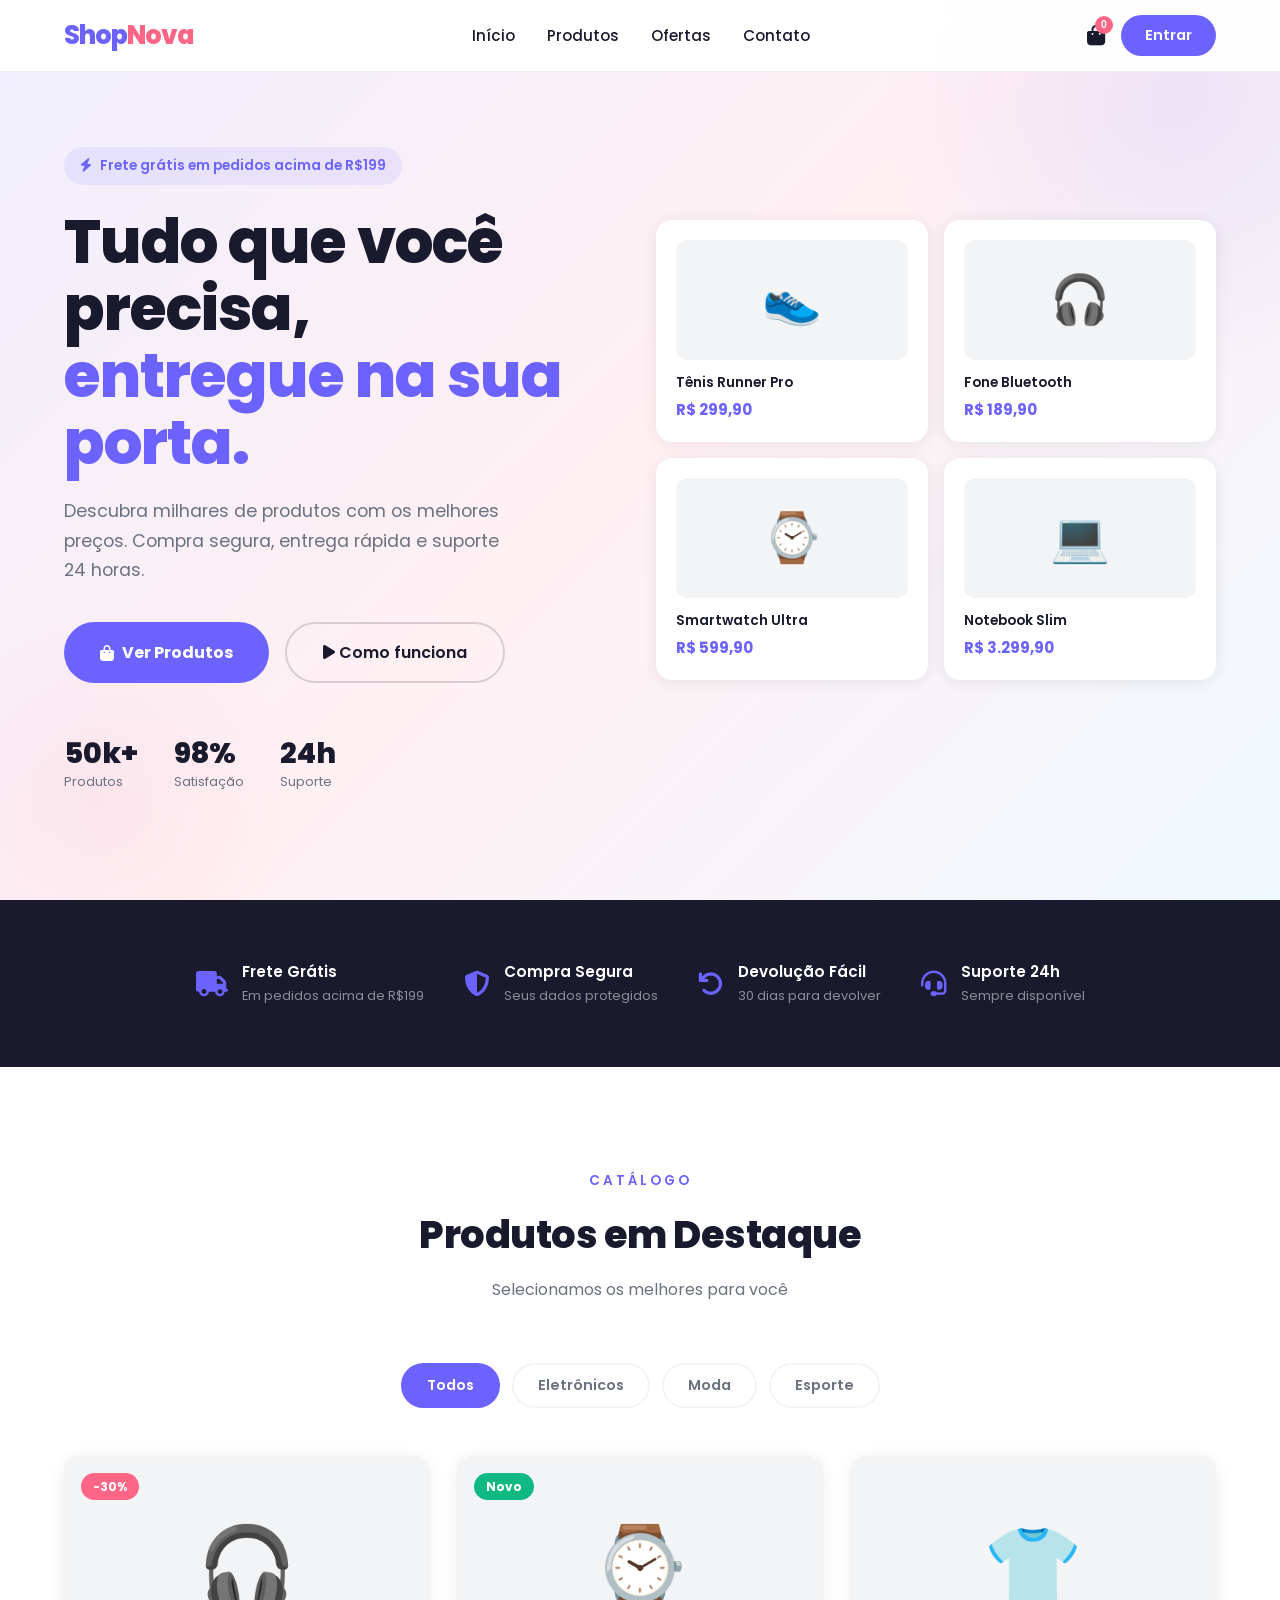
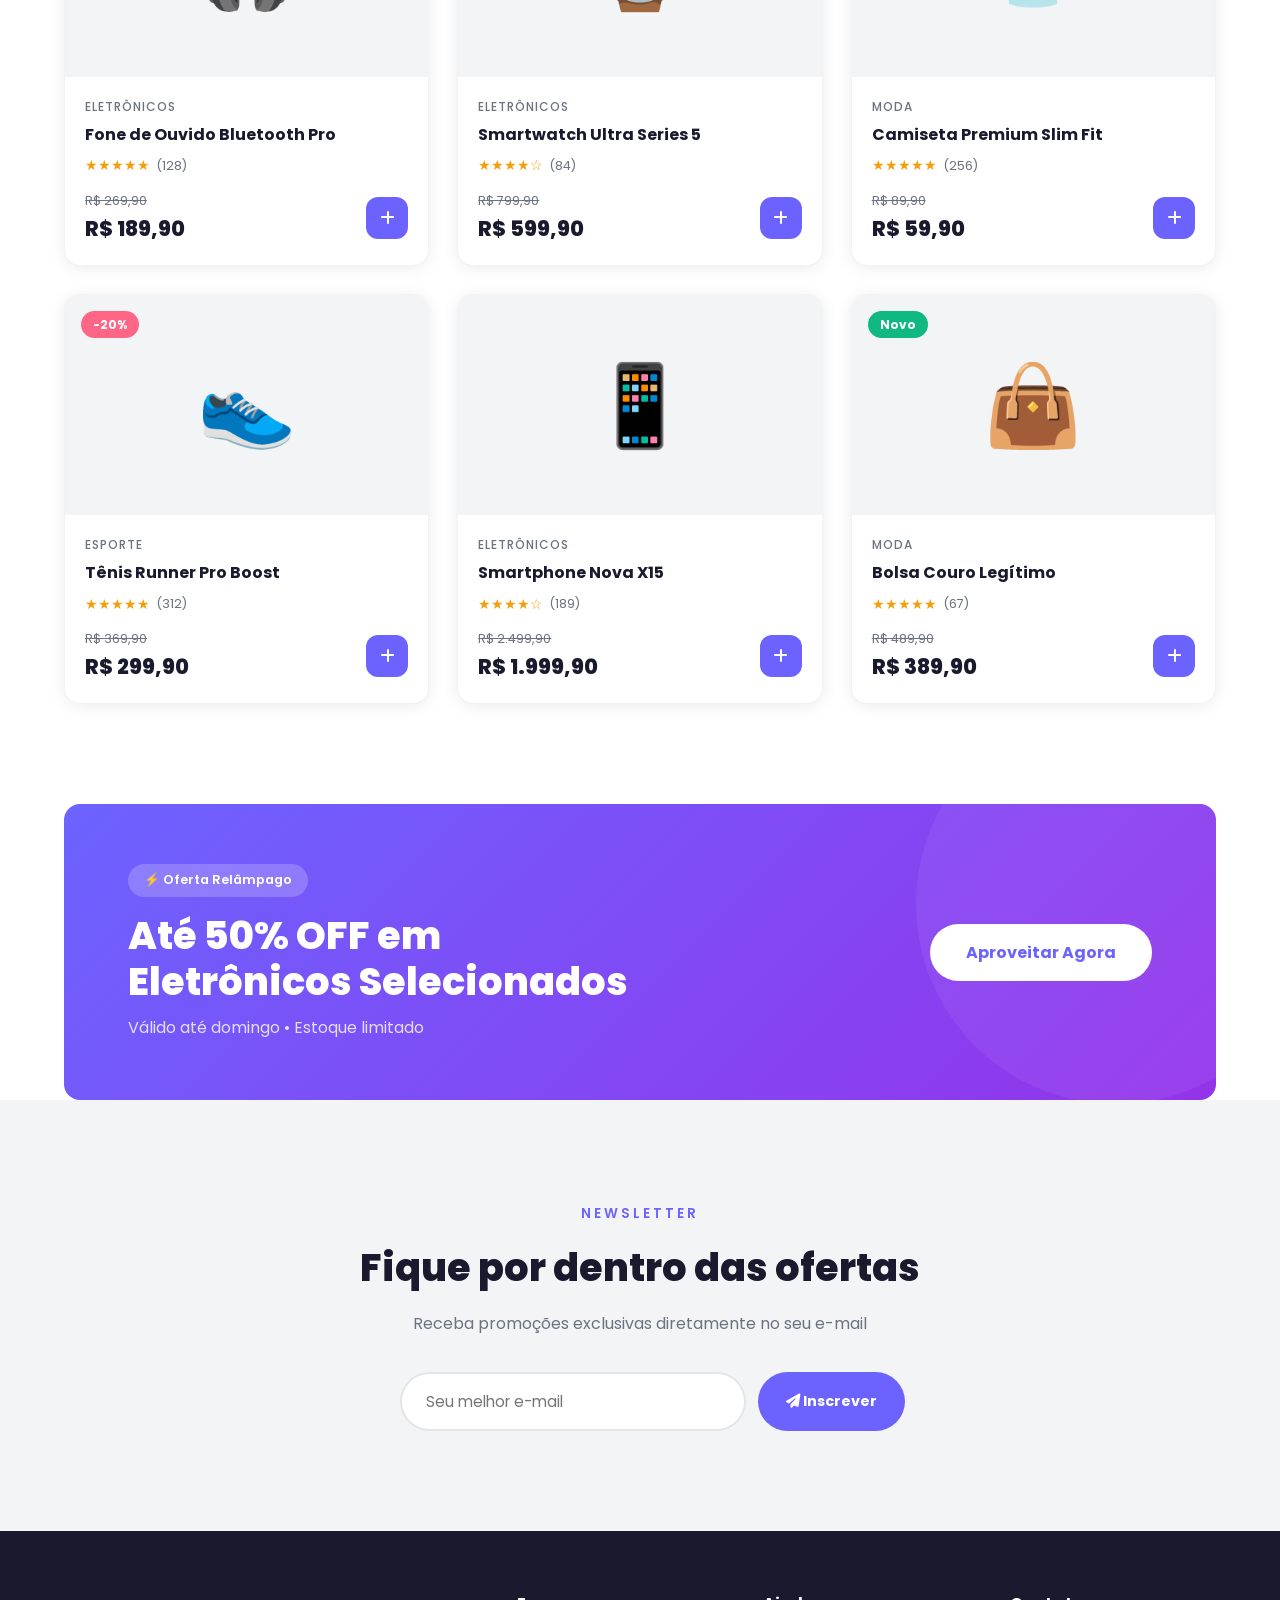
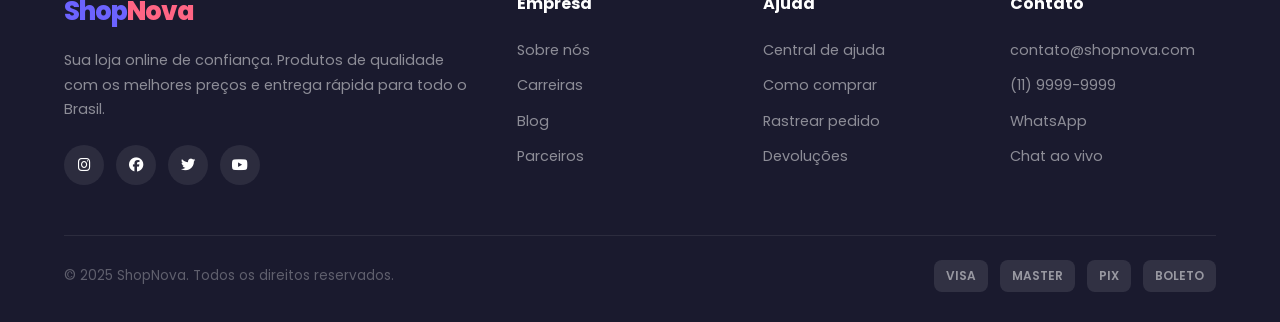
<file: projeto01-loja-virtual/index.html>
<!DOCTYPE html>
<html lang="pt-BR">
<head>
  <meta charset="UTF-8">
  <meta name="viewport" content="width=device-width, initial-scale=1.0">
  <title>ShopNova — Sua loja online</title>
  <link href="https://fonts.googleapis.com/css2?family=Poppins:wght@300;400;500;600;700;800&display=swap" rel="stylesheet">
  <link rel="stylesheet" href="https://cdnjs.cloudflare.com/ajax/libs/font-awesome/6.5.0/css/all.min.css">
  <link rel="stylesheet" href="css/style.css">
</head>
<body>

  <!-- NAVBAR -->
  <nav id="navbar">
    <a href="#" class="nav-logo">Shop<span>Nova</span></a>
    <ul class="nav-links">
      <li><a href="#inicio">Início</a></li>
      <li><a href="#produtos">Produtos</a></li>
      <li><a href="#oferta">Ofertas</a></li>
      <li><a href="#contato">Contato</a></li>
    </ul>
    <div class="nav-actions">
      <button class="btn-cart" id="cartBtn" title="Ver carrinho">
        <i class="fas fa-shopping-bag"></i>
        <span class="cart-count" id="cartCount">0</span>
      </button>
      <button class="btn-login">Entrar</button>
      <button class="hamburger" id="hamburger"><i class="fas fa-bars"></i></button>
    </div>
  </nav>

  <!-- Menu Mobile -->
  <div class="mobile-menu" id="mobileMenu">
    <a href="#inicio">Início</a>
    <a href="#produtos">Produtos</a>
    <a href="#oferta">Ofertas</a>
    <a href="#contato">Contato</a>
  </div>

  <!-- HERO -->
  <section class="hero" id="inicio">
    <div class="hero-content">
      <div class="hero-badge">
        <i class="fas fa-bolt"></i>
        Frete grátis em pedidos acima de R$199
      </div>
      <h1>Tudo que você precisa,<br><span>entregue na sua porta.</span></h1>
      <p>Descubra milhares de produtos com os melhores preços. Compra segura, entrega rápida e suporte 24 horas.</p>
      <div class="hero-buttons">
        <button class="btn-primary" onclick="document.getElementById('produtos').scrollIntoView({behavior:'smooth'})">
          <i class="fas fa-shopping-bag"></i> Ver Produtos
        </button>
        <button class="btn-outline">
          <i class="fas fa-play"></i> Como funciona
        </button>
      </div>
      <div class="hero-stats">
        <div class="stat"><div class="stat-number">50k+</div><div class="stat-label">Produtos</div></div>
        <div class="stat"><div class="stat-number">98%</div><div class="stat-label">Satisfação</div></div>
        <div class="stat"><div class="stat-number">24h</div><div class="stat-label">Suporte</div></div>
      </div>
    </div>
    <div class="hero-image">
      <div class="hero-card"><div class="hero-card-img">👟</div><h4>Tênis Runner Pro</h4><div class="hero-card-price">R$ 299,90</div></div>
      <div class="hero-card"><div class="hero-card-img">🎧</div><h4>Fone Bluetooth</h4><div class="hero-card-price">R$ 189,90</div></div>
      <div class="hero-card"><div class="hero-card-img">⌚</div><h4>Smartwatch Ultra</h4><div class="hero-card-price">R$ 599,90</div></div>
      <div class="hero-card"><div class="hero-card-img">💻</div><h4>Notebook Slim</h4><div class="hero-card-price">R$ 3.299,90</div></div>
    </div>
  </section>

  <!-- BENEFÍCIOS -->
  <div class="benefits">
    <div class="benefit-item"><i class="fas fa-truck"></i><div><h4>Frete Grátis</h4><p>Em pedidos acima de R$199</p></div></div>
    <div class="benefit-item"><i class="fas fa-shield-alt"></i><div><h4>Compra Segura</h4><p>Seus dados protegidos</p></div></div>
    <div class="benefit-item"><i class="fas fa-undo"></i><div><h4>Devolução Fácil</h4><p>30 dias para devolver</p></div></div>
    <div class="benefit-item"><i class="fas fa-headset"></i><div><h4>Suporte 24h</h4><p>Sempre disponível</p></div></div>
  </div>

  <!-- PRODUTOS -->
  <section class="products" id="produtos">
    <div class="section-header">
      <span class="section-tag">Catálogo</span>
      <h2>Produtos em Destaque</h2>
      <p>Selecionamos os melhores para você</p>
    </div>
    <div class="filter-tabs">
      <button class="filter-btn active" onclick="filterProducts(this, 'todos')">Todos</button>
      <button class="filter-btn" onclick="filterProducts(this, 'eletronicos')">Eletrônicos</button>
      <button class="filter-btn" onclick="filterProducts(this, 'moda')">Moda</button>
      <button class="filter-btn" onclick="filterProducts(this, 'esporte')">Esporte</button>
    </div>
    <div class="products-grid" id="productsGrid">

      <div class="product-card" data-category="eletronicos">
        <span class="product-badge">-30%</span>
        <div class="product-actions">
          <button class="action-btn"><i class="fas fa-heart"></i></button>
          <button class="action-btn"><i class="fas fa-eye"></i></button>
        </div>
        <div class="product-img">🎧</div>
        <div class="product-info">
          <div class="product-category">Eletrônicos</div>
          <div class="product-name">Fone de Ouvido Bluetooth Pro</div>
          <div class="product-rating"><span class="stars">★★★★★</span><span class="rating-count">(128)</span></div>
          <div class="product-footer">
            <div class="product-price"><span class="price-original">R$ 269,90</span><span class="price-current">R$ 189,90</span></div>
            <button class="btn-add-cart" onclick="addToCart(this)"><i class="fas fa-plus"></i></button>
          </div>
        </div>
      </div>

      <div class="product-card" data-category="eletronicos">
        <span class="product-badge new">Novo</span>
        <div class="product-actions">
          <button class="action-btn"><i class="fas fa-heart"></i></button>
          <button class="action-btn"><i class="fas fa-eye"></i></button>
        </div>
        <div class="product-img">⌚</div>
        <div class="product-info">
          <div class="product-category">Eletrônicos</div>
          <div class="product-name">Smartwatch Ultra Series 5</div>
          <div class="product-rating"><span class="stars">★★★★☆</span><span class="rating-count">(84)</span></div>
          <div class="product-footer">
            <div class="product-price"><span class="price-original">R$ 799,90</span><span class="price-current">R$ 599,90</span></div>
            <button class="btn-add-cart" onclick="addToCart(this)"><i class="fas fa-plus"></i></button>
          </div>
        </div>
      </div>

      <div class="product-card" data-category="moda">
        <div class="product-actions">
          <button class="action-btn"><i class="fas fa-heart"></i></button>
          <button class="action-btn"><i class="fas fa-eye"></i></button>
        </div>
        <div class="product-img">👕</div>
        <div class="product-info">
          <div class="product-category">Moda</div>
          <div class="product-name">Camiseta Premium Slim Fit</div>
          <div class="product-rating"><span class="stars">★★★★★</span><span class="rating-count">(256)</span></div>
          <div class="product-footer">
            <div class="product-price"><span class="price-original">R$ 89,90</span><span class="price-current">R$ 59,90</span></div>
            <button class="btn-add-cart" onclick="addToCart(this)"><i class="fas fa-plus"></i></button>
          </div>
        </div>
      </div>

      <div class="product-card" data-category="esporte">
        <span class="product-badge">-20%</span>
        <div class="product-actions">
          <button class="action-btn"><i class="fas fa-heart"></i></button>
          <button class="action-btn"><i class="fas fa-eye"></i></button>
        </div>
        <div class="product-img">👟</div>
        <div class="product-info">
          <div class="product-category">Esporte</div>
          <div class="product-name">Tênis Runner Pro Boost</div>
          <div class="product-rating"><span class="stars">★★★★★</span><span class="rating-count">(312)</span></div>
          <div class="product-footer">
            <div class="product-price"><span class="price-original">R$ 369,90</span><span class="price-current">R$ 299,90</span></div>
            <button class="btn-add-cart" onclick="addToCart(this)"><i class="fas fa-plus"></i></button>
          </div>
        </div>
      </div>

      <div class="product-card" data-category="eletronicos">
        <div class="product-actions">
          <button class="action-btn"><i class="fas fa-heart"></i></button>
          <button class="action-btn"><i class="fas fa-eye"></i></button>
        </div>
        <div class="product-img">📱</div>
        <div class="product-info">
          <div class="product-category">Eletrônicos</div>
          <div class="product-name">Smartphone Nova X15</div>
          <div class="product-rating"><span class="stars">★★★★☆</span><span class="rating-count">(189)</span></div>
          <div class="product-footer">
            <div class="product-price"><span class="price-original">R$ 2.499,90</span><span class="price-current">R$ 1.999,90</span></div>
            <button class="btn-add-cart" onclick="addToCart(this)"><i class="fas fa-plus"></i></button>
          </div>
        </div>
      </div>

      <div class="product-card" data-category="moda">
        <span class="product-badge new">Novo</span>
        <div class="product-actions">
          <button class="action-btn"><i class="fas fa-heart"></i></button>
          <button class="action-btn"><i class="fas fa-eye"></i></button>
        </div>
        <div class="product-img">👜</div>
        <div class="product-info">
          <div class="product-category">Moda</div>
          <div class="product-name">Bolsa Couro Legítimo</div>
          <div class="product-rating"><span class="stars">★★★★★</span><span class="rating-count">(67)</span></div>
          <div class="product-footer">
            <div class="product-price"><span class="price-original">R$ 489,90</span><span class="price-current">R$ 389,90</span></div>
            <button class="btn-add-cart" onclick="addToCart(this)"><i class="fas fa-plus"></i></button>
          </div>
        </div>
      </div>

    </div>
  </section>

  <!-- BANNER PROMOÇÃO -->
  <div class="promo-banner" id="oferta">
    <div class="promo-content">
      <span class="promo-tag">⚡ Oferta Relâmpago</span>
      <h2>Até 50% OFF em<br>Eletrônicos Selecionados</h2>
      <p>Válido até domingo • Estoque limitado</p>
    </div>
    <button class="btn-promo" onclick="showToast('Em breve! 🚀')">Aproveitar Agora</button>
  </div>

  <!-- NEWSLETTER -->
  <section class="newsletter" id="contato">
    <span class="section-tag">Newsletter</span>
    <h2>Fique por dentro das ofertas</h2>
    <p>Receba promoções exclusivas diretamente no seu e-mail</p>
    <div class="newsletter-form">
      <input type="email" id="emailInput" placeholder="Seu melhor e-mail">
      <button onclick="subscribeNewsletter()"><i class="fas fa-paper-plane"></i> Inscrever</button>
    </div>
  </section>

  <!-- FOOTER -->
  <footer>
    <div class="footer-grid">
      <div class="footer-brand">
        <a href="#" class="nav-logo">Shop<span>Nova</span></a>
        <p>Sua loja online de confiança. Produtos de qualidade com os melhores preços e entrega rápida para todo o Brasil.</p>
        <div class="social-links">
          <a href="#" class="social-link"><i class="fab fa-instagram"></i></a>
          <a href="#" class="social-link"><i class="fab fa-facebook"></i></a>
          <a href="#" class="social-link"><i class="fab fa-twitter"></i></a>
          <a href="#" class="social-link"><i class="fab fa-youtube"></i></a>
        </div>
      </div>
      <div class="footer-col">
        <h4>Empresa</h4>
        <ul>
          <li><a href="#">Sobre nós</a></li>
          <li><a href="#">Carreiras</a></li>
          <li><a href="#">Blog</a></li>
          <li><a href="#">Parceiros</a></li>
        </ul>
      </div>
      <div class="footer-col">
        <h4>Ajuda</h4>
        <ul>
          <li><a href="#">Central de ajuda</a></li>
          <li><a href="#">Como comprar</a></li>
          <li><a href="#">Rastrear pedido</a></li>
          <li><a href="#">Devoluções</a></li>
        </ul>
      </div>
      <div class="footer-col">
        <h4>Contato</h4>
        <ul>
          <li><a href="#">contato@shopnova.com</a></li>
          <li><a href="#">(11) 9999-9999</a></li>
          <li><a href="#">WhatsApp</a></li>
          <li><a href="#">Chat ao vivo</a></li>
        </ul>
      </div>
    </div>
    <div class="footer-bottom">
      <p>© 2025 ShopNova. Todos os direitos reservados.</p>
      <div class="payment-icons">
        <span class="payment-icon">VISA</span>
        <span class="payment-icon">MASTER</span>
        <span class="payment-icon">PIX</span>
        <span class="payment-icon">BOLETO</span>
      </div>
    </div>
  </footer>

  <!-- Toast -->
  <div class="toast" id="toast">
    <i class="fas fa-check-circle"></i>
    <span id="toastMsg">Produto adicionado!</span>
  </div>

  <script src="js/script.js"></script>
</body>
</html>
</file>
<file: projeto01-loja-virtual/css/style.css>
/* =====================
   VARIÁVEIS GLOBAIS
===================== */
:root {
  --primary: #6C63FF;
  --primary-dark: #5A52D5;
  --secondary: #FF6584;
  --dark: #1A1A2E;
  --gray: #6B7280;
  --gray-light: #F3F4F6;
  --white: #FFFFFF;
  --success: #10B981;
  --shadow: 0 4px 24px rgba(108, 99, 255, 0.12);
  --shadow-card: 0 2px 16px rgba(0, 0, 0, 0.08);
  --radius: 16px;
  --transition: all 0.3s ease;
}

/* =====================
   RESET
===================== */
* { margin: 0; padding: 0; box-sizing: border-box; }
html { scroll-behavior: smooth; }
body { font-family: 'Poppins', sans-serif; background: var(--white); color: var(--dark); line-height: 1.6; }

/* =====================
   NAVBAR
===================== */
nav {
  position: fixed; top: 0; left: 0; right: 0;
  background: rgba(255,255,255,0.95);
  backdrop-filter: blur(12px);
  padding: 0 5%; height: 72px;
  display: flex; align-items: center; justify-content: space-between;
  z-index: 1000; border-bottom: 1px solid rgba(0,0,0,0.06);
  transition: var(--transition);
}
nav.scrolled { box-shadow: var(--shadow); }
.nav-logo { font-size: 1.6rem; font-weight: 800; color: var(--primary); text-decoration: none; letter-spacing: -1px; }
.nav-logo span { color: var(--secondary); }
.nav-links { display: flex; gap: 2rem; list-style: none; }
.nav-links a { text-decoration: none; color: var(--dark); font-weight: 500; font-size: 0.95rem; transition: var(--transition); position: relative; }
.nav-links a::after { content: ''; position: absolute; bottom: -4px; left: 0; width: 0; height: 2px; background: var(--primary); transition: var(--transition); }
.nav-links a:hover { color: var(--primary); }
.nav-links a:hover::after { width: 100%; }
.nav-actions { display: flex; align-items: center; gap: 1rem; }
.btn-cart { position: relative; background: none; border: none; font-size: 1.3rem; color: var(--dark); cursor: pointer; transition: var(--transition); }
.btn-cart:hover { color: var(--primary); transform: scale(1.1); }
.cart-count { position: absolute; top: -8px; right: -8px; background: var(--secondary); color: white; font-size: 0.65rem; font-weight: 700; width: 18px; height: 18px; border-radius: 50%; display: flex; align-items: center; justify-content: center; }
.btn-login { background: var(--primary); color: white; border: none; padding: 10px 24px; border-radius: 50px; font-family: 'Poppins', sans-serif; font-weight: 600; font-size: 0.9rem; cursor: pointer; transition: var(--transition); }
.btn-login:hover { background: var(--primary-dark); transform: translateY(-2px); box-shadow: 0 8px 20px rgba(108,99,255,0.3); }
.hamburger { display: none; background: none; border: none; font-size: 1.5rem; cursor: pointer; color: var(--dark); }

/* =====================
   HERO
===================== */
.hero { min-height: 100vh; display: flex; align-items: center; padding: 100px 5% 60px; background: linear-gradient(135deg, #F0EFFE 0%, #FFF0F3 50%, #F0F9FF 100%); position: relative; overflow: hidden; }
.hero::before { content: ''; position: absolute; top: -200px; right: -200px; width: 600px; height: 600px; border-radius: 50%; background: radial-gradient(circle, rgba(108,99,255,0.1) 0%, transparent 70%); }
.hero::after { content: ''; position: absolute; bottom: -100px; left: -100px; width: 400px; height: 400px; border-radius: 50%; background: radial-gradient(circle, rgba(255,101,132,0.08) 0%, transparent 70%); }
.hero-content { max-width: 580px; z-index: 1; }
.hero-badge { display: inline-flex; align-items: center; gap: 8px; background: rgba(108,99,255,0.1); color: var(--primary); padding: 8px 16px; border-radius: 50px; font-size: 0.85rem; font-weight: 600; margin-bottom: 24px; }
.hero h1 { font-size: clamp(2.2rem, 5vw, 3.8rem); font-weight: 800; line-height: 1.1; letter-spacing: -1px; margin-bottom: 20px; }
.hero h1 span { color: var(--primary); }
.hero p { font-size: 1.1rem; color: var(--gray); margin-bottom: 36px; max-width: 460px; line-height: 1.7; }
.hero-buttons { display: flex; gap: 16px; flex-wrap: wrap; }
.btn-primary { background: var(--primary); color: white; padding: 16px 36px; border-radius: 50px; border: none; font-family: 'Poppins', sans-serif; font-weight: 700; font-size: 1rem; cursor: pointer; transition: var(--transition); display: inline-flex; align-items: center; gap: 8px; }
.btn-primary:hover { background: var(--primary-dark); transform: translateY(-3px); box-shadow: 0 12px 28px rgba(108,99,255,0.35); }
.btn-outline { background: transparent; color: var(--dark); padding: 16px 36px; border-radius: 50px; border: 2px solid rgba(0,0,0,0.15); font-family: 'Poppins', sans-serif; font-weight: 600; font-size: 1rem; cursor: pointer; transition: var(--transition); }
.btn-outline:hover { border-color: var(--primary); color: var(--primary); transform: translateY(-3px); }
.hero-stats { display: flex; gap: 36px; margin-top: 56px; }
.stat-number { font-size: 1.8rem; font-weight: 800; color: var(--dark); line-height: 1; }
.stat-label { font-size: 0.8rem; color: var(--gray); margin-top: 4px; }
.hero-image { position: absolute; right: 5%; top: 50%; transform: translateY(-50%); width: 45%; max-width: 560px; z-index: 1; display: flex; flex-wrap: wrap; gap: 16px; justify-content: center; align-items: center; }
.hero-card { background: white; border-radius: var(--radius); padding: 20px; box-shadow: var(--shadow-card); width: calc(50% - 8px); transition: var(--transition); }
.hero-card:hover { transform: translateY(-6px); box-shadow: var(--shadow); }
.hero-card-img { width: 100%; height: 120px; border-radius: 12px; margin-bottom: 12px; display: flex; align-items: center; justify-content: center; font-size: 3rem; background: var(--gray-light); }
.hero-card h4 { font-size: 0.85rem; font-weight: 600; margin-bottom: 4px; }
.hero-card-price { font-size: 0.95rem; font-weight: 700; color: var(--primary); }

/* =====================
   BENEFÍCIOS
===================== */
.benefits { padding: 60px 5%; display: flex; justify-content: center; gap: 40px; background: var(--dark); flex-wrap: wrap; }
.benefit-item { display: flex; align-items: center; gap: 14px; color: white; }
.benefit-item i { font-size: 1.6rem; color: var(--primary); }
.benefit-item h4 { font-size: 0.95rem; font-weight: 600; margin-bottom: 2px; }
.benefit-item p { font-size: 0.8rem; color: rgba(255,255,255,0.5); }

/* =====================
   PRODUTOS
===================== */
.products { padding: 100px 5%; }
.section-header { text-align: center; margin-bottom: 60px; }
.section-tag { display: inline-block; color: var(--primary); font-weight: 600; font-size: 0.85rem; letter-spacing: 3px; text-transform: uppercase; margin-bottom: 12px; }
.section-header h2 { font-size: clamp(1.8rem, 3vw, 2.8rem); font-weight: 800; letter-spacing: -0.5px; margin-bottom: 12px; }
.section-header p { font-size: 1rem; color: var(--gray); }
.filter-tabs { display: flex; justify-content: center; gap: 12px; margin-bottom: 48px; flex-wrap: wrap; }
.filter-btn { padding: 10px 24px; border-radius: 50px; border: 2px solid var(--gray-light); background: none; font-family: 'Poppins', sans-serif; font-weight: 600; font-size: 0.9rem; cursor: pointer; transition: var(--transition); color: var(--gray); }
.filter-btn.active, .filter-btn:hover { background: var(--primary); border-color: var(--primary); color: white; }
.products-grid { display: grid; grid-template-columns: repeat(auto-fill, minmax(280px, 1fr)); gap: 28px; }
.product-card { background: white; border-radius: var(--radius); overflow: hidden; box-shadow: var(--shadow-card); transition: var(--transition); position: relative; border: 1px solid rgba(0,0,0,0.05); }
.product-card:hover { transform: translateY(-8px); box-shadow: var(--shadow); }
.product-badge { position: absolute; top: 16px; left: 16px; background: var(--secondary); color: white; font-size: 0.75rem; font-weight: 700; padding: 4px 12px; border-radius: 50px; z-index: 2; }
.product-badge.new { background: var(--success); }
.product-img { width: 100%; height: 220px; background: var(--gray-light); display: flex; align-items: center; justify-content: center; font-size: 5rem; transition: var(--transition); }
.product-card:hover .product-img { transform: scale(1.05); }
.product-actions { position: absolute; top: 16px; right: 16px; display: flex; flex-direction: column; gap: 8px; opacity: 0; transition: var(--transition); }
.product-card:hover .product-actions { opacity: 1; }
.action-btn { width: 38px; height: 38px; background: white; border: none; border-radius: 50%; box-shadow: 0 2px 12px rgba(0,0,0,0.12); cursor: pointer; font-size: 0.9rem; color: var(--dark); transition: var(--transition); display: flex; align-items: center; justify-content: center; }
.action-btn:hover { background: var(--primary); color: white; transform: scale(1.1); }
.product-info { padding: 20px; }
.product-category { font-size: 0.75rem; color: var(--gray); font-weight: 500; text-transform: uppercase; letter-spacing: 1px; margin-bottom: 6px; }
.product-name { font-size: 1rem; font-weight: 700; margin-bottom: 8px; color: var(--dark); }
.product-rating { display: flex; align-items: center; gap: 6px; margin-bottom: 14px; }
.stars { color: #F59E0B; font-size: 0.85rem; }
.rating-count { font-size: 0.8rem; color: var(--gray); }
.product-footer { display: flex; align-items: center; justify-content: space-between; }
.product-price { display: flex; flex-direction: column; }
.price-original { font-size: 0.8rem; color: var(--gray); text-decoration: line-through; }
.price-current { font-size: 1.3rem; font-weight: 800; color: var(--dark); }
.btn-add-cart { background: var(--primary); color: white; border: none; width: 42px; height: 42px; border-radius: 12px; font-size: 1rem; cursor: pointer; transition: var(--transition); display: flex; align-items: center; justify-content: center; }
.btn-add-cart:hover { background: var(--primary-dark); transform: scale(1.1) rotate(15deg); }
.btn-add-cart.added { background: var(--success); animation: pop 0.3s ease; }
@keyframes pop { 0% { transform: scale(1); } 50% { transform: scale(1.3); } 100% { transform: scale(1); } }

/* =====================
   BANNER PROMOÇÃO
===================== */
.promo-banner { margin: 0 5%; border-radius: var(--radius); background: linear-gradient(135deg, var(--primary) 0%, #9333EA 100%); padding: 60px 5%; display: flex; align-items: center; justify-content: space-between; overflow: hidden; position: relative; flex-wrap: wrap; gap: 30px; }
.promo-banner::before { content: ''; position: absolute; right: -100px; top: -100px; width: 400px; height: 400px; border-radius: 50%; background: rgba(255,255,255,0.06); }
.promo-content { z-index: 1; }
.promo-tag { background: rgba(255,255,255,0.2); color: white; padding: 6px 16px; border-radius: 50px; font-size: 0.8rem; font-weight: 600; display: inline-block; margin-bottom: 16px; }
.promo-banner h2 { font-size: clamp(1.6rem, 3vw, 2.6rem); font-weight: 800; color: white; line-height: 1.2; margin-bottom: 10px; }
.promo-banner p { color: rgba(255,255,255,0.8); font-size: 1rem; }
.btn-promo { background: white; color: var(--primary); padding: 16px 36px; border-radius: 50px; border: none; font-family: 'Poppins', sans-serif; font-weight: 700; font-size: 1rem; cursor: pointer; transition: var(--transition); z-index: 1; white-space: nowrap; }
.btn-promo:hover { transform: translateY(-3px); box-shadow: 0 12px 28px rgba(0,0,0,0.2); }

/* =====================
   NEWSLETTER
===================== */
.newsletter { padding: 100px 5%; background: var(--gray-light); text-align: center; }
.newsletter h2 { font-size: clamp(1.6rem, 3vw, 2.4rem); font-weight: 800; margin-bottom: 12px; }
.newsletter p { color: var(--gray); margin-bottom: 36px; }
.newsletter-form { display: flex; max-width: 480px; margin: 0 auto; gap: 12px; }
.newsletter-form input { flex: 1; padding: 16px 24px; border-radius: 50px; border: 2px solid rgba(0,0,0,0.1); font-family: 'Poppins', sans-serif; font-size: 0.95rem; outline: none; transition: var(--transition); }
.newsletter-form input:focus { border-color: var(--primary); }
.newsletter-form button { background: var(--primary); color: white; padding: 16px 28px; border-radius: 50px; border: none; font-family: 'Poppins', sans-serif; font-weight: 700; font-size: 0.9rem; cursor: pointer; transition: var(--transition); white-space: nowrap; }
.newsletter-form button:hover { background: var(--primary-dark); transform: translateY(-2px); }

/* =====================
   FOOTER
===================== */
footer { background: var(--dark); padding: 60px 5% 30px; }
.footer-grid { display: grid; grid-template-columns: 2fr 1fr 1fr 1fr; gap: 40px; margin-bottom: 50px; }
.footer-brand p { color: rgba(255,255,255,0.5); font-size: 0.9rem; line-height: 1.7; margin: 16px 0 24px; }
.social-links { display: flex; gap: 12px; }
.social-link { width: 40px; height: 40px; border-radius: 50%; background: rgba(255,255,255,0.08); display: flex; align-items: center; justify-content: center; color: white; text-decoration: none; transition: var(--transition); font-size: 0.9rem; }
.social-link:hover { background: var(--primary); transform: translateY(-3px); }
.footer-col h4 { color: white; font-weight: 700; font-size: 1rem; margin-bottom: 20px; }
.footer-col ul { list-style: none; display: flex; flex-direction: column; gap: 10px; }
.footer-col a { color: rgba(255,255,255,0.5); text-decoration: none; font-size: 0.9rem; transition: var(--transition); }
.footer-col a:hover { color: var(--primary); padding-left: 4px; }
.footer-bottom { border-top: 1px solid rgba(255,255,255,0.08); padding-top: 24px; display: flex; justify-content: space-between; align-items: center; flex-wrap: wrap; gap: 12px; }
.footer-bottom p { color: rgba(255,255,255,0.3); font-size: 0.85rem; }
.payment-icons { display: flex; gap: 12px; align-items: center; }
.payment-icon { background: rgba(255,255,255,0.1); padding: 6px 12px; border-radius: 8px; color: rgba(255,255,255,0.5); font-size: 0.75rem; font-weight: 600; }

/* =====================
   TOAST
===================== */
.toast { position: fixed; bottom: 30px; right: 30px; background: var(--dark); color: white; padding: 16px 24px; border-radius: var(--radius); display: flex; align-items: center; gap: 12px; box-shadow: 0 8px 32px rgba(0,0,0,0.2); transform: translateY(100px); opacity: 0; transition: var(--transition); z-index: 9999; font-size: 0.9rem; font-weight: 500; }
.toast.show { transform: translateY(0); opacity: 1; }
.toast i { color: var(--success); font-size: 1.1rem; }

/* =====================
   MENU MOBILE
===================== */
.mobile-menu { position: fixed; top: 72px; left: 0; right: 0; background: white; padding: 20px 5%; box-shadow: 0 8px 24px rgba(0,0,0,0.08); z-index: 999; display: none; }
.mobile-menu.open { display: block; }
.mobile-menu a { display: block; padding: 14px 0; border-bottom: 1px solid var(--gray-light); color: var(--dark); text-decoration: none; font-weight: 500; transition: var(--transition); }
.mobile-menu a:hover { color: var(--primary); }

/* =====================
   RESPONSIVO
===================== */
@media (max-width: 900px) {
  .hero-image { display: none; }
  .nav-links { display: none; }
  .hamburger { display: block; }
  .footer-grid { grid-template-columns: 1fr 1fr; }
}
@media (max-width: 600px) {
  .footer-grid { grid-template-columns: 1fr; }
  .hero-stats { gap: 20px; }
  .newsletter-form { flex-direction: column; }
  .promo-banner { text-align: center; justify-content: center; }
}
</file>
